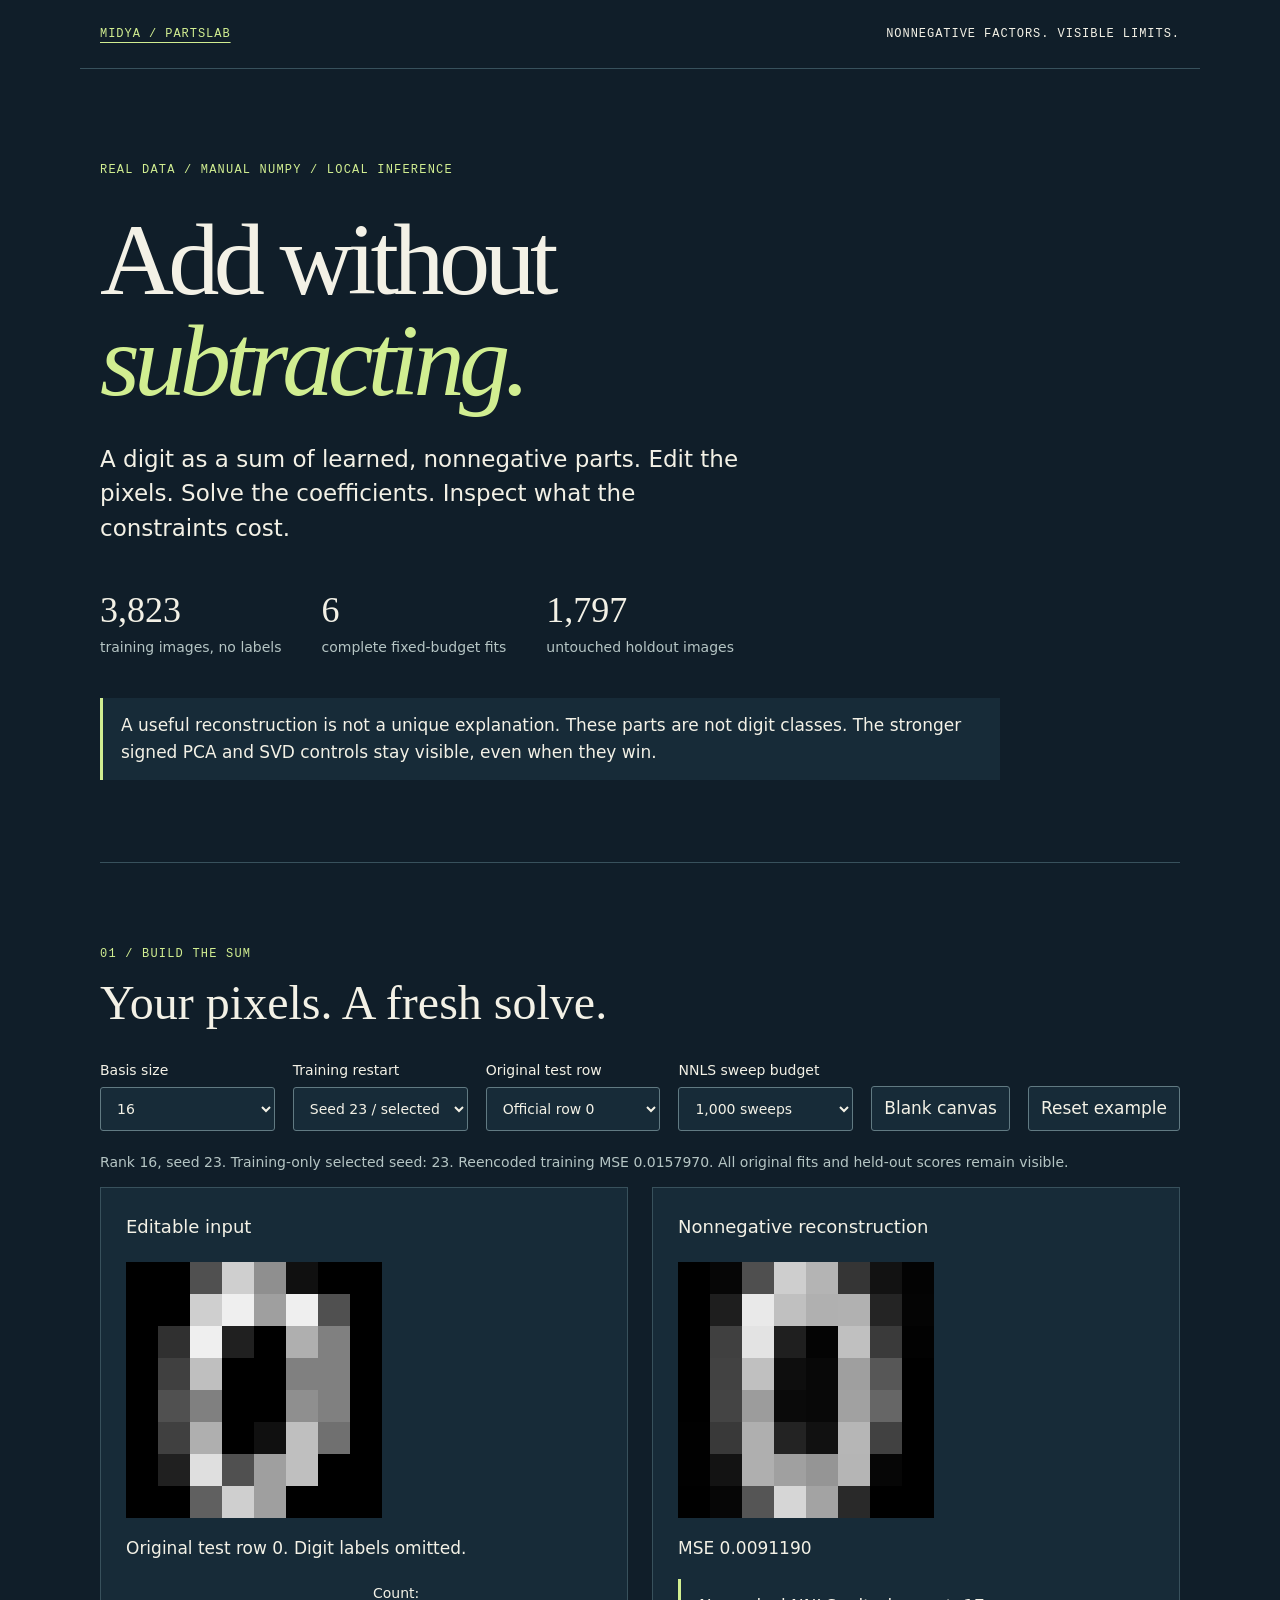
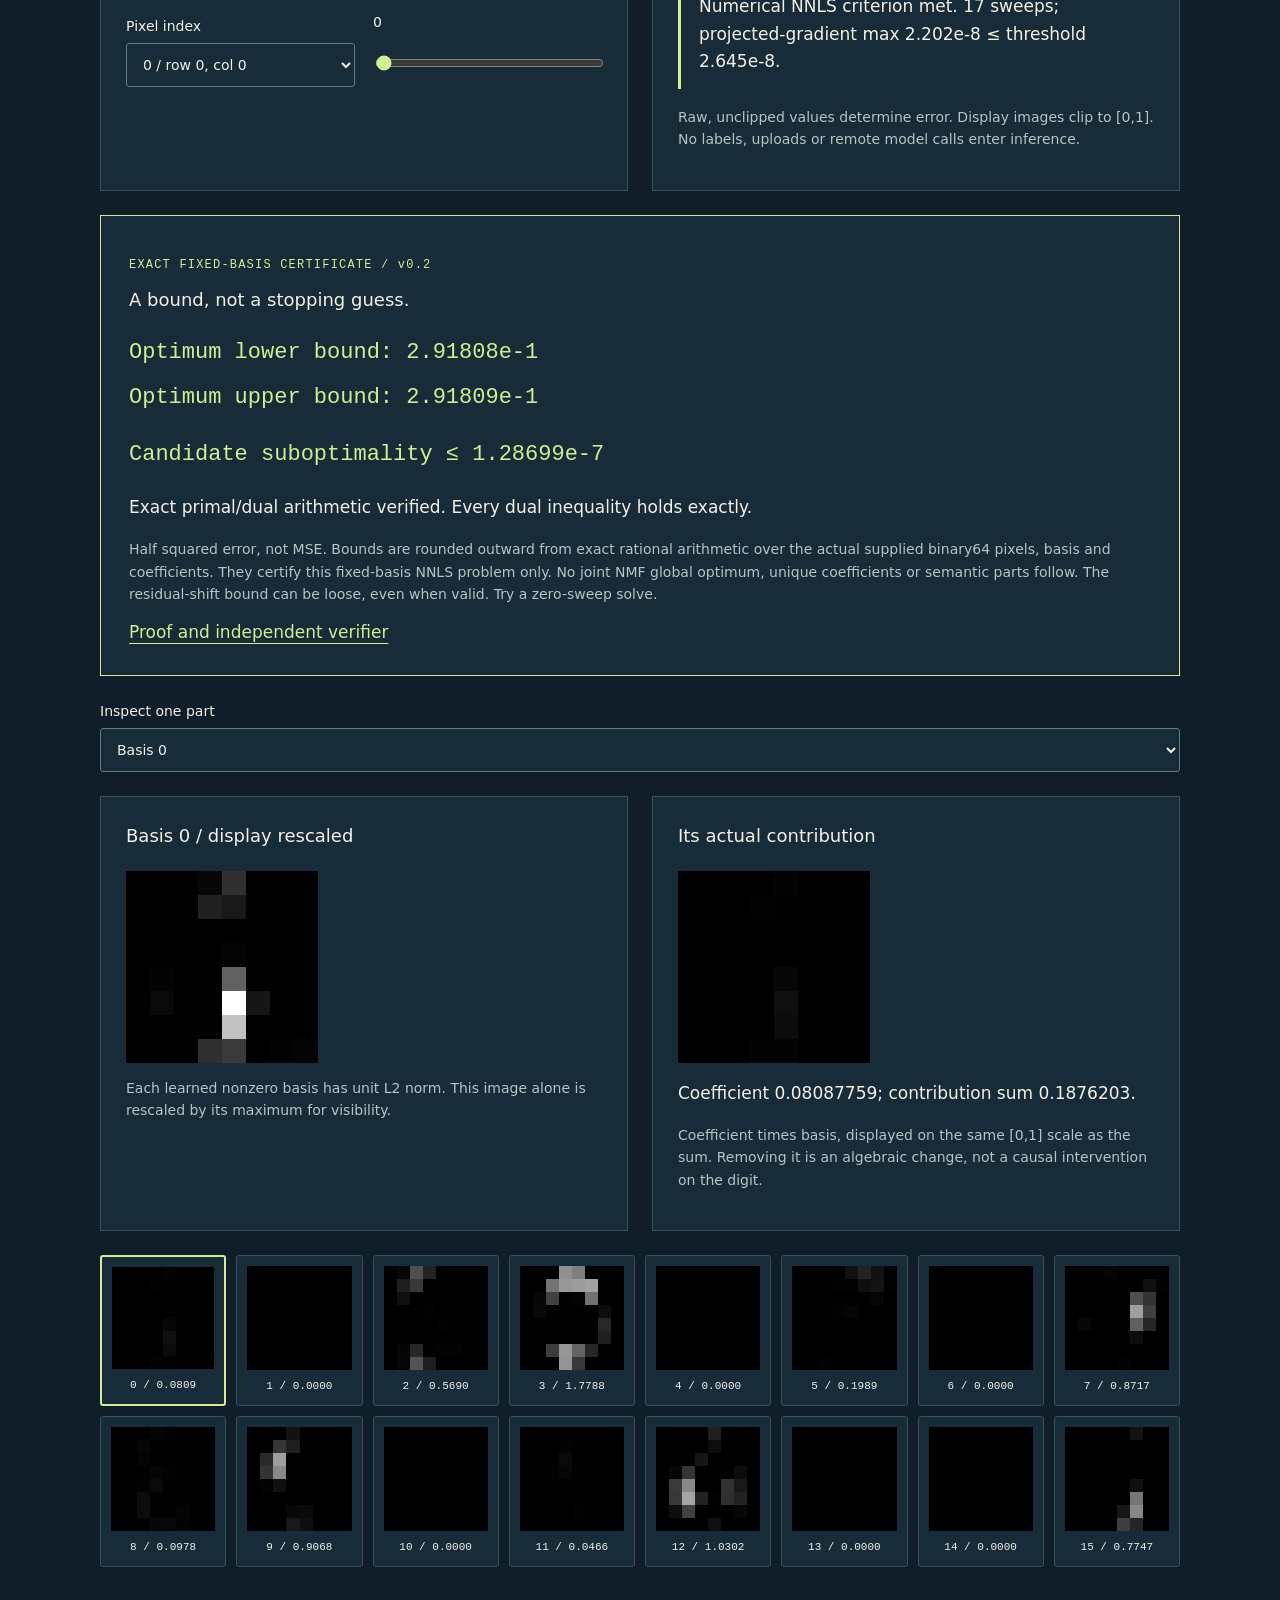
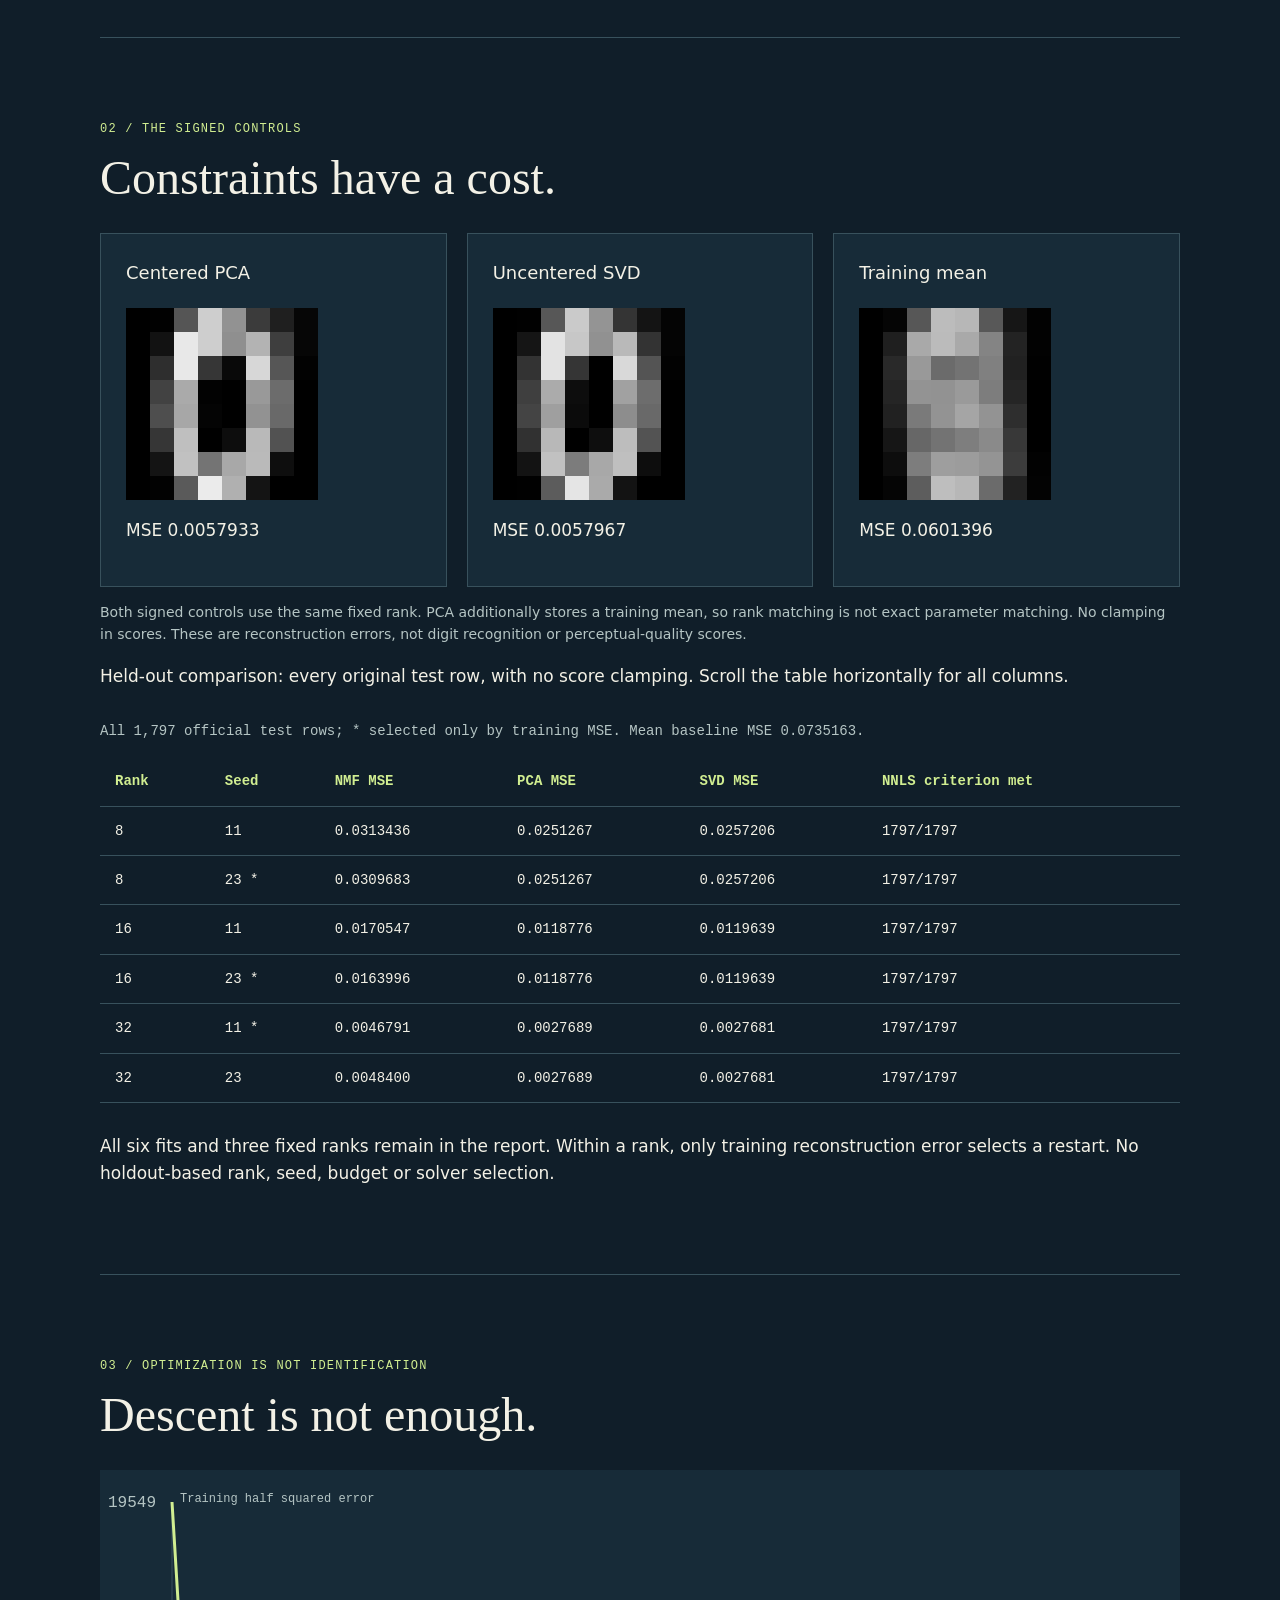
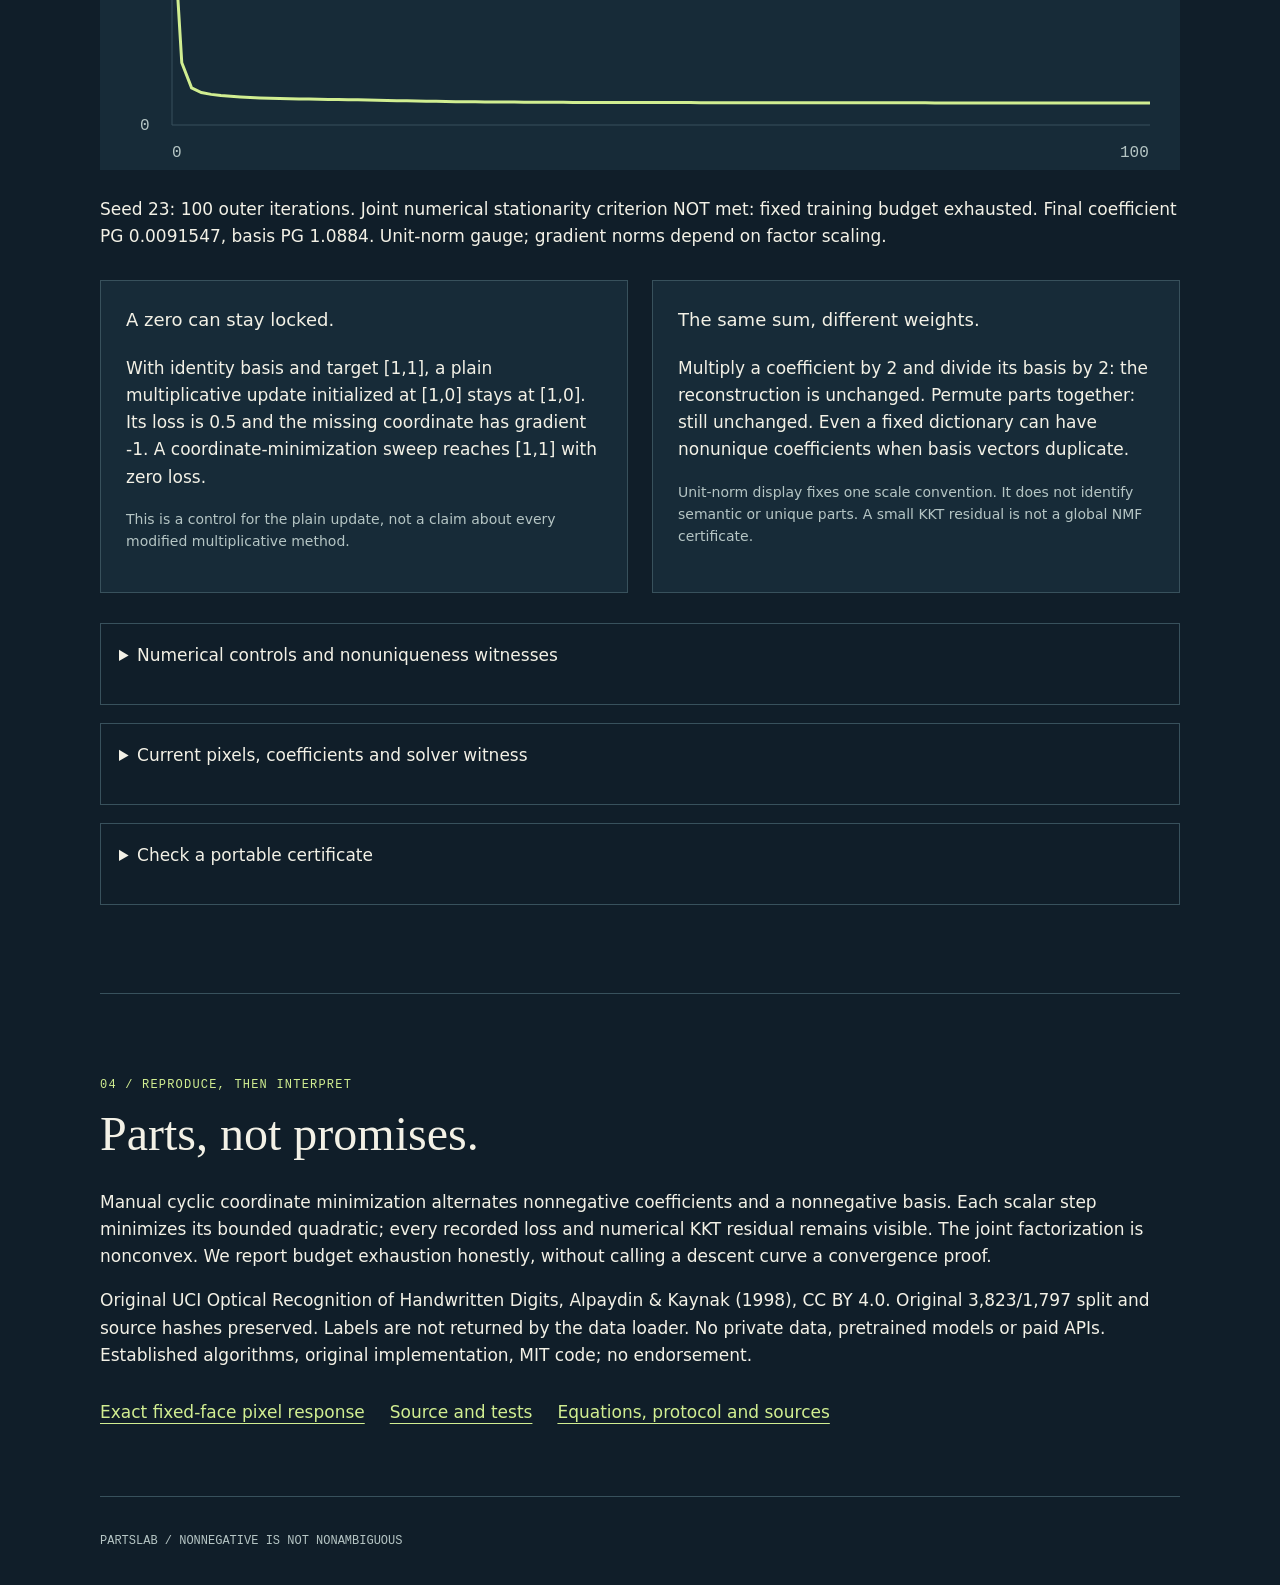
<file: docs/index.html>
<!doctype html><html lang="en"><head><meta charset="utf-8"><meta name="viewport" content="width=device-width,initial-scale=1"><title>PartsLab / Add without subtracting</title><link rel="stylesheet" href="style.css"></head><body><header><a href="https://github.com/midya8/partslab">MIDYA / PARTSLAB</a><span>NONNEGATIVE FACTORS. VISIBLE LIMITS.</span></header><main><section class="hero"><p class="eyebrow">REAL DATA / MANUAL NUMPY / LOCAL INFERENCE</p><h1>Add without<br><em>subtracting.</em></h1><p class="intro">A digit as a sum of learned, nonnegative parts. Edit the pixels. Solve the coefficients. Inspect what the constraints cost.</p><div class="stats"><div><strong>3,823</strong><span>training images, no labels</span></div><div><strong>6</strong><span>complete fixed-budget fits</span></div><div><strong>1,797</strong><span>untouched holdout images</span></div></div><p class="notice">A useful reconstruction is not a unique explanation. These parts are not digit classes. The stronger signed PCA and SVD controls stay visible, even when they win.</p></section>
<section><div class="heading"><p class="eyebrow">01 / BUILD THE SUM</p><h2>Your pixels. A fresh solve.</h2></div><div class="controls"><label>Basis size<select id="rank"><option>8</option><option selected>16</option><option>32</option></select></label><label>Training restart<select id="run"></select></label><label>Original test row<select id="row"></select></label><label>NNLS sweep budget<select id="budget"><option value="0">0 / unfinished control</option><option value="1">1 sweep</option><option value="5">5 sweeps</option><option value="1000" selected>1,000 sweeps</option></select></label><button id="blank">Blank canvas</button><button id="reset">Reset example</button></div><p id="selection" class="small"></p><div class="workspace"><article><h3>Editable input</h3><canvas id="input" width="256" height="256" tabindex="0" role="img" aria-label="Editable 8 by 8 digit; click a pixel or use pixel index and count below"></canvas><p id="source"></p><div class="controls"><label>Pixel index<select id="pixel"></select></label><label>Count: <output id="value-label"></output><input id="value" type="range" min="0" max="16" step="1"></label></div></article><article><h3>Nonnegative reconstruction</h3><canvas id="reconstruction" width="256" height="256" aria-label="Sum of all nonnegative basis contributions"></canvas><p id="mse"></p><p id="solve" class="notice"></p><p class="small">Raw, unclipped values determine error. Display images clip to [0,1]. No labels, uploads or remote model calls enter inference.</p></article></div><article class="certificate-panel"><p class="eyebrow">EXACT FIXED-BASIS CERTIFICATE / v0.2</p><h3>A bound, not a stopping guess.</h3><div id="certificate-interval" class="certificate-number" role="status"></div><p id="certificate-gap" class="certificate-number"></p><p id="certificate-status"></p><p class="small">Half squared error, not MSE. Bounds are rounded outward from exact rational arithmetic over the actual supplied binary64 pixels, basis and coefficients. They certify this fixed-basis NNLS problem only. No joint NMF global optimum, unique coefficients or semantic parts follow. The residual-shift bound can be loose, even when valid. Try a zero-sweep solve.</p><a href="https://github.com/midya8/partslab/blob/main/CERTIFICATE.md">Proof and independent verifier</a></article><div class="controls"><label>Inspect one part<select id="part"></select></label></div><div class="workspace part-focus"><article><h3 id="part-name">Basis vector</h3><canvas id="basis" width="192" height="192" aria-label="Selected basis vector, display rescaled"></canvas><p class="small">Each learned nonzero basis has unit L2 norm. This image alone is rescaled by its maximum for visibility.</p></article><article><h3>Its actual contribution</h3><canvas id="contribution" width="192" height="192" aria-label="Selected coefficient times basis, common image scale"></canvas><p id="coefficient"></p><p class="small">Coefficient times basis, displayed on the same [0,1] scale as the sum. Removing it is an algebraic change, not a causal intervention on the digit.</p></article></div><div id="parts" class="parts-grid"></div></section>
<section><div class="heading"><p class="eyebrow">02 / THE SIGNED CONTROLS</p><h2>Constraints have a cost.</h2></div><div class="baseline-grid"><article><h3>Centered PCA</h3><canvas id="pca" width="192" height="192" aria-label="Centered PCA reconstruction"></canvas><p id="pca-error"></p></article><article><h3>Uncentered SVD</h3><canvas id="svd" width="192" height="192" aria-label="Uncentered rank matched SVD reconstruction"></canvas><p id="svd-error"></p></article><article><h3>Training mean</h3><canvas id="mean" width="192" height="192" aria-label="Training pixel mean"></canvas><p id="mean-error"></p></article></div><p class="small">Both signed controls use the same fixed rank. PCA additionally stores a training mean, so rank matching is not exact parameter matching. No clamping in scores. These are reconstruction errors, not digit recognition or perceptual-quality scores.</p><p>Held-out comparison: every original test row, with no score clamping. Scroll the table horizontally for all columns.</p><div class="table-scroll"><table id="holdout"></table></div><p>All six fits and three fixed ranks remain in the report. Within a rank, only training reconstruction error selects a restart. No holdout-based rank, seed, budget or solver selection.</p></section>
<section><div class="heading"><p class="eyebrow">03 / OPTIMIZATION IS NOT IDENTIFICATION</p><h2>Descent is not enough.</h2></div><canvas id="history" width="1000" height="320" aria-label="Training half squared error over every outer iteration"></canvas><p id="fit-status"></p><div class="limits-grid"><article><h3>A zero can stay locked.</h3><p>With identity basis and target [1,1], a plain multiplicative update initialized at [1,0] stays at [1,0]. Its loss is 0.5 and the missing coordinate has gradient -1. A coordinate-minimization sweep reaches [1,1] with zero loss.</p><p class="small">This is a control for the plain update, not a claim about every modified multiplicative method.</p></article><article><h3>The same sum, different weights.</h3><p>Multiply a coefficient by 2 and divide its basis by 2: the reconstruction is unchanged. Permute parts together: still unchanged. Even a fixed dictionary can have nonunique coefficients when basis vectors duplicate.</p><p class="small">Unit-norm display fixes one scale convention. It does not identify semantic or unique parts. A small KKT residual is not a global NMF certificate.</p></article></div><details><summary>Numerical controls and nonuniqueness witnesses</summary><pre id="audit"></pre></details><details><summary>Current pixels, coefficients and solver witness</summary><div class="controls"><button id="copy">Copy JSON</button><button id="download">Download JSON</button><span id="copy-status" role="status"></span></div><pre id="witness"></pre></details><details><summary>Check a portable certificate</summary><p>Paste the certificate object from a downloaded inference JSON. This checks only the problem inside that object, not its origin or model quality.</p><label for="verify-input">Certificate JSON</label><textarea id="verify-input" rows="5" spellcheck="false"></textarea><button id="verify-proof">Verify pasted proof</button><p id="verify-result" role="status"></p></details><p id="error" role="alert" hidden></p></section>
<section class="method"><p class="eyebrow">04 / REPRODUCE, THEN INTERPRET</p><h2>Parts, not promises.</h2><p>Manual cyclic coordinate minimization alternates nonnegative coefficients and a nonnegative basis. Each scalar step minimizes its bounded quadratic; every recorded loss and numerical KKT residual remains visible. The joint factorization is nonconvex. We report budget exhaustion honestly, without calling a descent curve a convergence proof.</p><p>Original UCI Optical Recognition of Handwritten Digits, Alpaydin &amp; Kaynak (1998), CC BY 4.0. Original 3,823/1,797 split and source hashes preserved. Labels are not returned by the data loader. No private data, pretrained models or paid APIs. Established algorithms, original implementation, MIT code; no endorsement.</p><nav><a href="face.html">Exact fixed-face pixel response</a><a href="https://github.com/midya8/partslab">Source and tests</a><a href="https://github.com/midya8/partslab/blob/main/METHOD.md">Equations, protocol and sources</a></nav></section></main><footer>PARTSLAB / NONNEGATIVE IS NOT NONAMBIGUOUS</footer><script src="data.js"></script><script src="inference.js"></script><script src="certificate.js"></script><script src="app.js"></script></body></html>
</file>
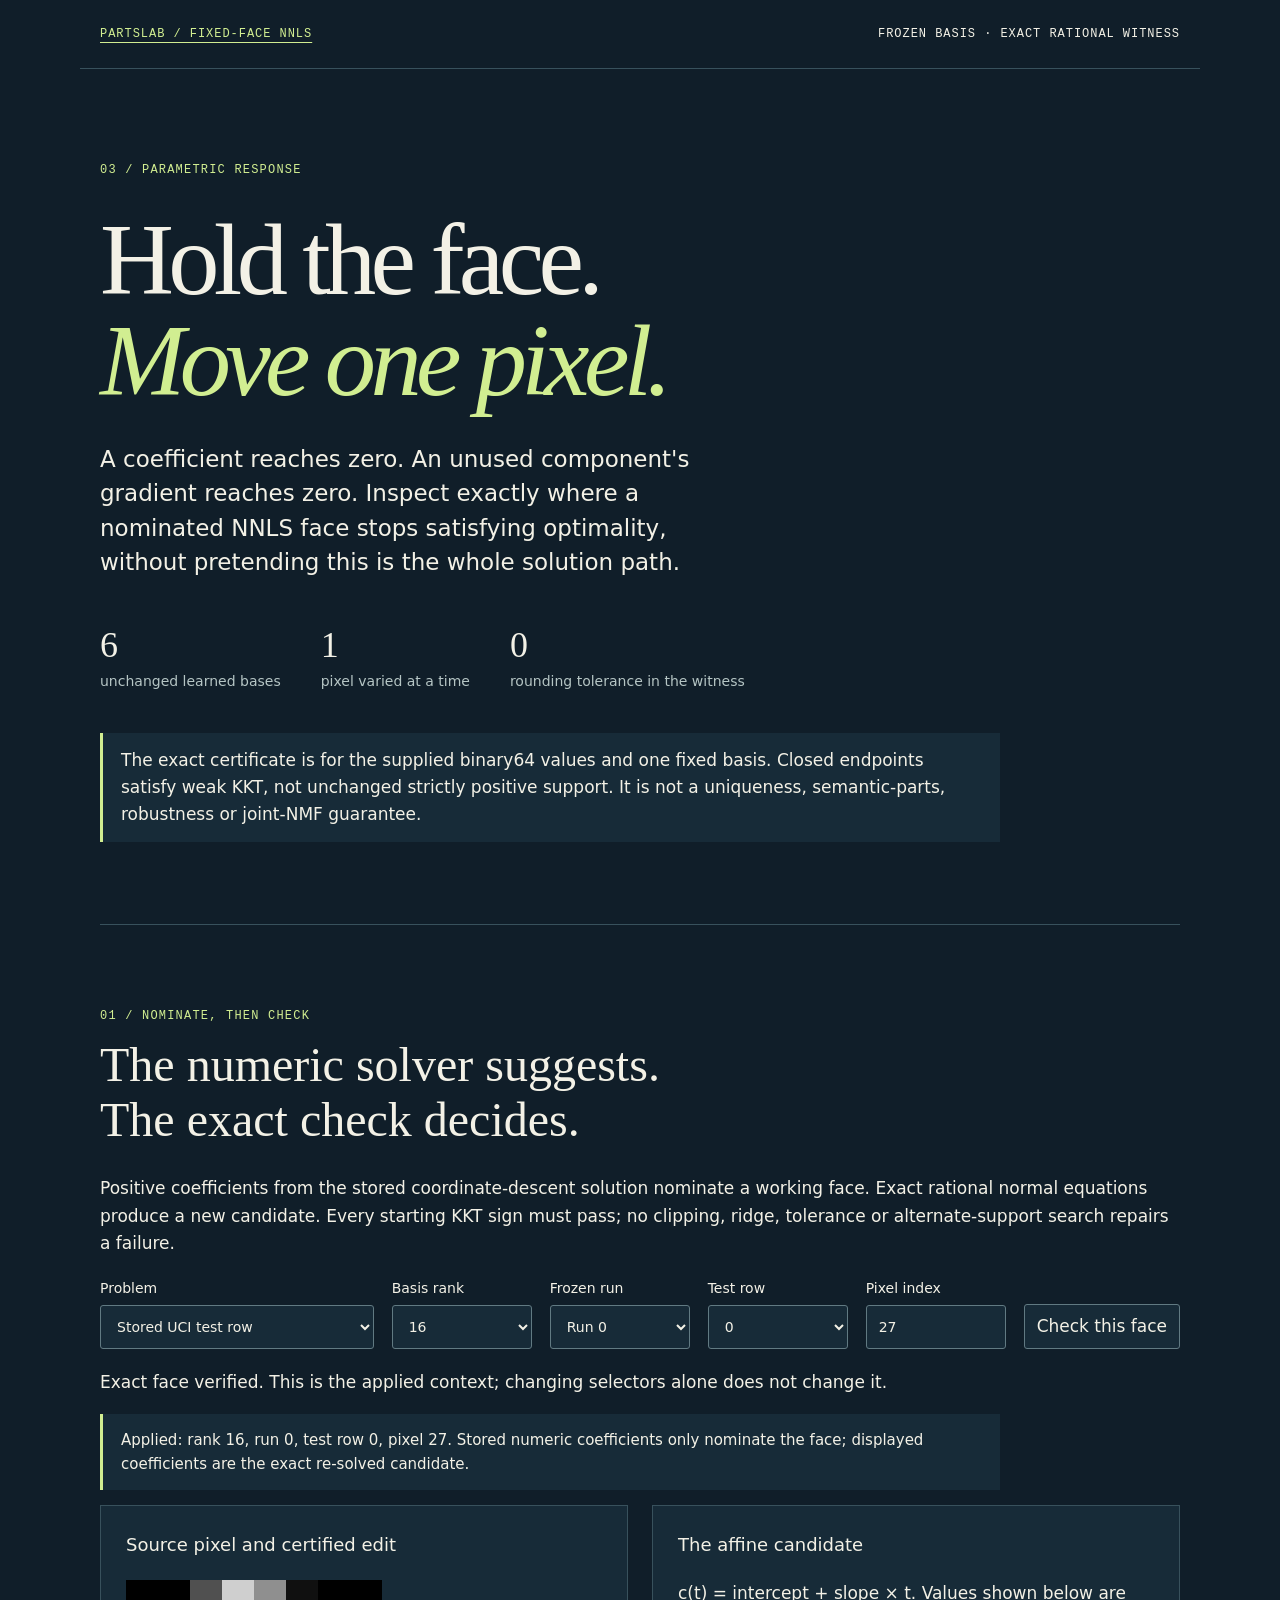
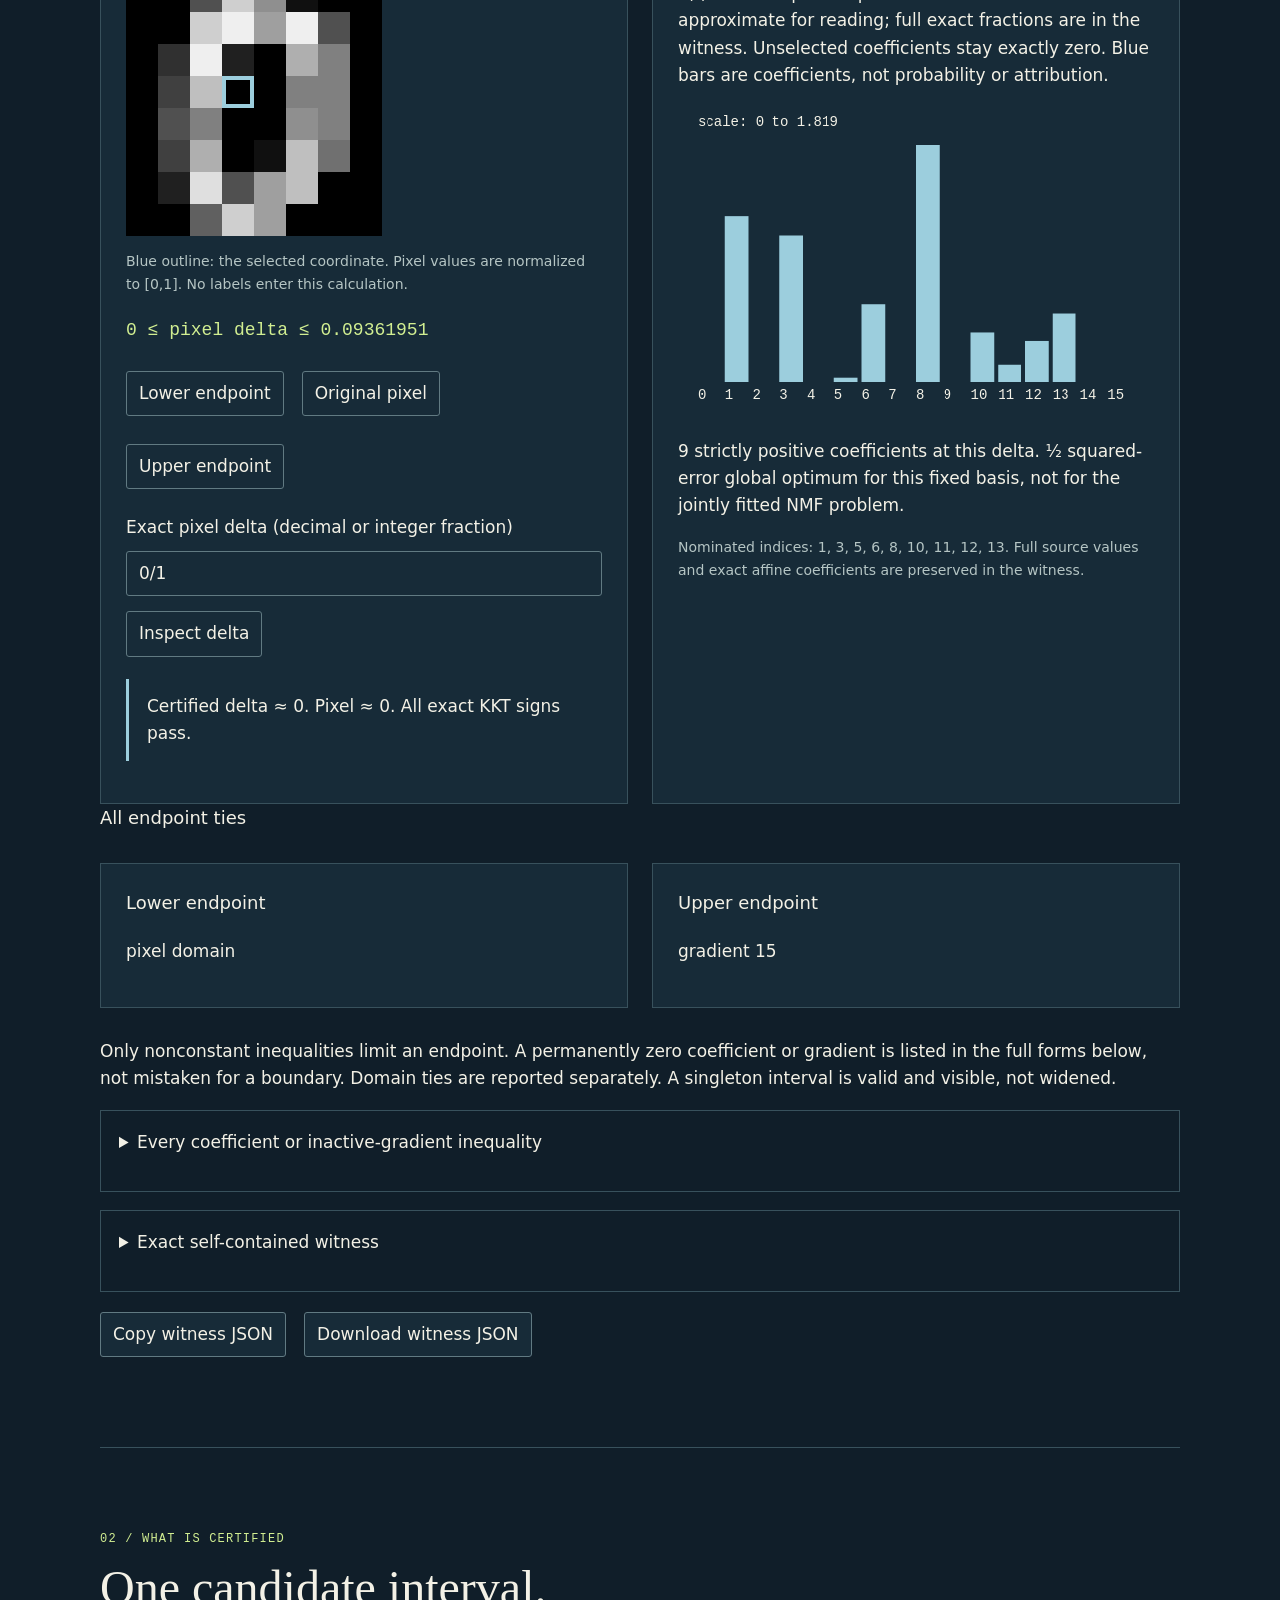
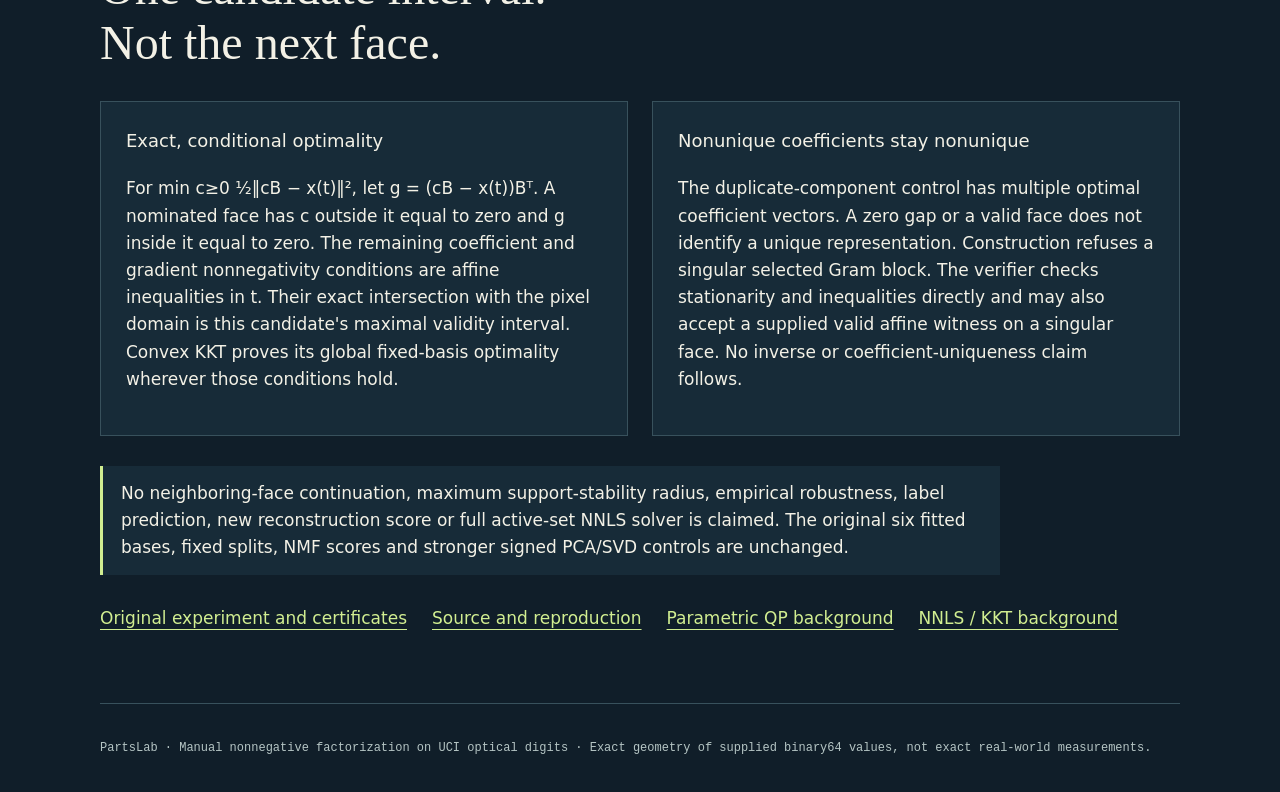
<file: docs/4-face.html>
<!doctype html><html lang="en"><head><meta charset="utf-8"><meta name="viewport" content="width=device-width,initial-scale=1"><meta name="description" content="Exact fixed-face NNLS response: move one pixel, inspect affine coefficients, and find every limiting KKT constraint."><title>PartsLab · One face, one pixel</title><link rel="stylesheet" href="style.css"><link rel="stylesheet" href="face.css"></head><body>
<header><a href="index.html">PARTSLAB / FIXED-FACE NNLS</a><span>FROZEN BASIS · EXACT RATIONAL WITNESS</span></header><main>
<section class="hero"><p class="eyebrow">03 / PARAMETRIC RESPONSE</p><h1>Hold the face.<br><em>Move one pixel.</em></h1><p class="intro">A coefficient reaches zero. An unused component's gradient reaches zero. Inspect exactly where a nominated NNLS face stops satisfying optimality, without pretending this is the whole solution path.</p><div class="stats"><div><strong>6</strong><span>unchanged learned bases</span></div><div><strong>1</strong><span>pixel varied at a time</span></div><div><strong>0</strong><span>rounding tolerance in the witness</span></div></div><p class="notice">The exact certificate is for the supplied binary64 values and one fixed basis. Closed endpoints satisfy weak KKT, not unchanged strictly positive support. It is not a uniqueness, semantic-parts, robustness or joint-NMF guarantee.</p></section>
<section><p class="eyebrow">01 / NOMINATE, THEN CHECK</p><h2>The numeric solver suggests.<br>The exact check decides.</h2><p>Positive coefficients from the stored coordinate-descent solution nominate a working face. Exact rational normal equations produce a new candidate. Every starting KKT sign must pass; no clipping, ridge, tolerance or alternate-support search repairs a failure.</p>
<div class="controls"><label>Problem<select id="problem"><option value="source">Stored UCI test row</option><option value="0">Control: unused gradient binds</option><option value="1">Control: singleton empty face</option><option value="2">Control: duplicate components</option><option value="3">Control: tied domain and coefficient</option></select></label><label>Basis rank<select id="rank"><option>8</option><option selected>16</option><option>32</option></select></label><label>Frozen run<select id="run"><option value="0">Run 0</option><option value="1">Run 1</option></select></label><label>Test row<select id="row"></select></label><label>Pixel index<input id="pixel" type="number" value="27" min="0" max="63" step="1"></label><button id="apply">Check this face</button></div>
<p id="status" role="status" aria-live="polite">Preparing the exact worker...</p><p id="error" role="alert"></p>
<div id="result" hidden><p id="context" class="notice"></p><div class="face-workspace"><article><h3>Source pixel and certified edit</h3><canvas id="digit" width="256" height="256" aria-label="Source pixel grid with selected pixel outlined"></canvas><p class="small">Blue outline: the selected coordinate. Pixel values are normalized to [0,1]. No labels enter this calculation.</p><div id="bounds" class="face-bounds"></div><div class="controls"><button id="lower">Lower endpoint</button><button id="zero">Original pixel</button><button id="upper">Upper endpoint</button></div><label for="delta">Exact pixel delta (decimal or integer fraction)</label><input id="delta" value="0" maxlength="100" spellcheck="false"><button id="query">Inspect delta</button><p id="query-error" role="alert"></p><p id="query-status" class="notice"></p></article><article><h3>The affine candidate</h3><p>c(t) = intercept + slope × t. Values shown below are approximate for reading; full exact fractions are in the witness. Unselected coefficients stay exactly zero. Blue bars are coefficients, not probability or attribution.</p><canvas id="coefficients" width="520" height="320" aria-label="Nonnegative coefficients by component index at the last certified delta"></canvas><p id="query-summary"></p><p id="face-summary" class="small"></p></article></div>
<h3>All endpoint ties</h3><div class="limits-grid"><article><h3>Lower endpoint</h3><p id="lower-limits"></p></article><article><h3>Upper endpoint</h3><p id="upper-limits"></p></article></div><p>Only nonconstant inequalities limit an endpoint. A permanently zero coefficient or gradient is listed in the full forms below, not mistaken for a boundary. Domain ties are reported separately. A singleton interval is valid and visible, not widened.</p>
<details><summary>Every coefficient or inactive-gradient inequality</summary><p>Every form is intercept + slope × t ≥ 0. Selected gradients are identically zero by exact stationarity.</p><div id="forms" class="form-list"></div></details><details><summary>Exact self-contained witness</summary><p>Large integers are decimal strings. This mathematical verifier does not authenticate the problem's origin. A valid imported witness can describe a different problem.</p><pre id="witness"></pre></details><div class="controls"><button id="copy">Copy witness JSON</button><button id="download">Download witness JSON</button></div><p id="export-status" role="status"></p></div></section>
<section><p class="eyebrow">02 / WHAT IS CERTIFIED</p><h2>One candidate interval.<br>Not the next face.</h2><div class="limits-grid"><article><h3>Exact, conditional optimality</h3><p>For min c≥0 ½‖cB − x(t)‖², let g = (cB − x(t))Bᵀ. A nominated face has c outside it equal to zero and g inside it equal to zero. The remaining coefficient and gradient nonnegativity conditions are affine inequalities in t. Their exact intersection with the pixel domain is this candidate's maximal validity interval. Convex KKT proves its global fixed-basis optimality wherever those conditions hold.</p></article><article><h3>Nonunique coefficients stay nonunique</h3><p>The duplicate-component control has multiple optimal coefficient vectors. A zero gap or a valid face does not identify a unique representation. Construction refuses a singular selected Gram block. The verifier checks stationarity and inequalities directly and may also accept a supplied valid affine witness on a singular face. No inverse or coefficient-uniqueness claim follows.</p></article></div><p class="notice">No neighboring-face continuation, maximum support-stability radius, empirical robustness, label prediction, new reconstruction score or full active-set NNLS solver is claimed. The original six fitted bases, fixed splits, NMF scores and stronger signed PCA/SVD controls are unchanged.</p><nav><a href="index.html">Original experiment and certificates</a><a href="https://github.com/midya8/partslab">Source and reproduction</a><a href="https://www.numerical.rl.ac.uk/media/reports/gNAGIR20042.pdf">Parametric QP background</a><a href="https://docs.scipy.org/doc/scipy/reference/generated/scipy.optimize.nnls.html">NNLS / KKT background</a></nav></section>
</main><footer>PartsLab · Manual nonnegative factorization on UCI optical digits · Exact geometry of supplied binary64 values, not exact real-world measurements.</footer><script src="certificate.js"></script><script src="face.js"></script><script src="face-app.js"></script></body></html>
</file>
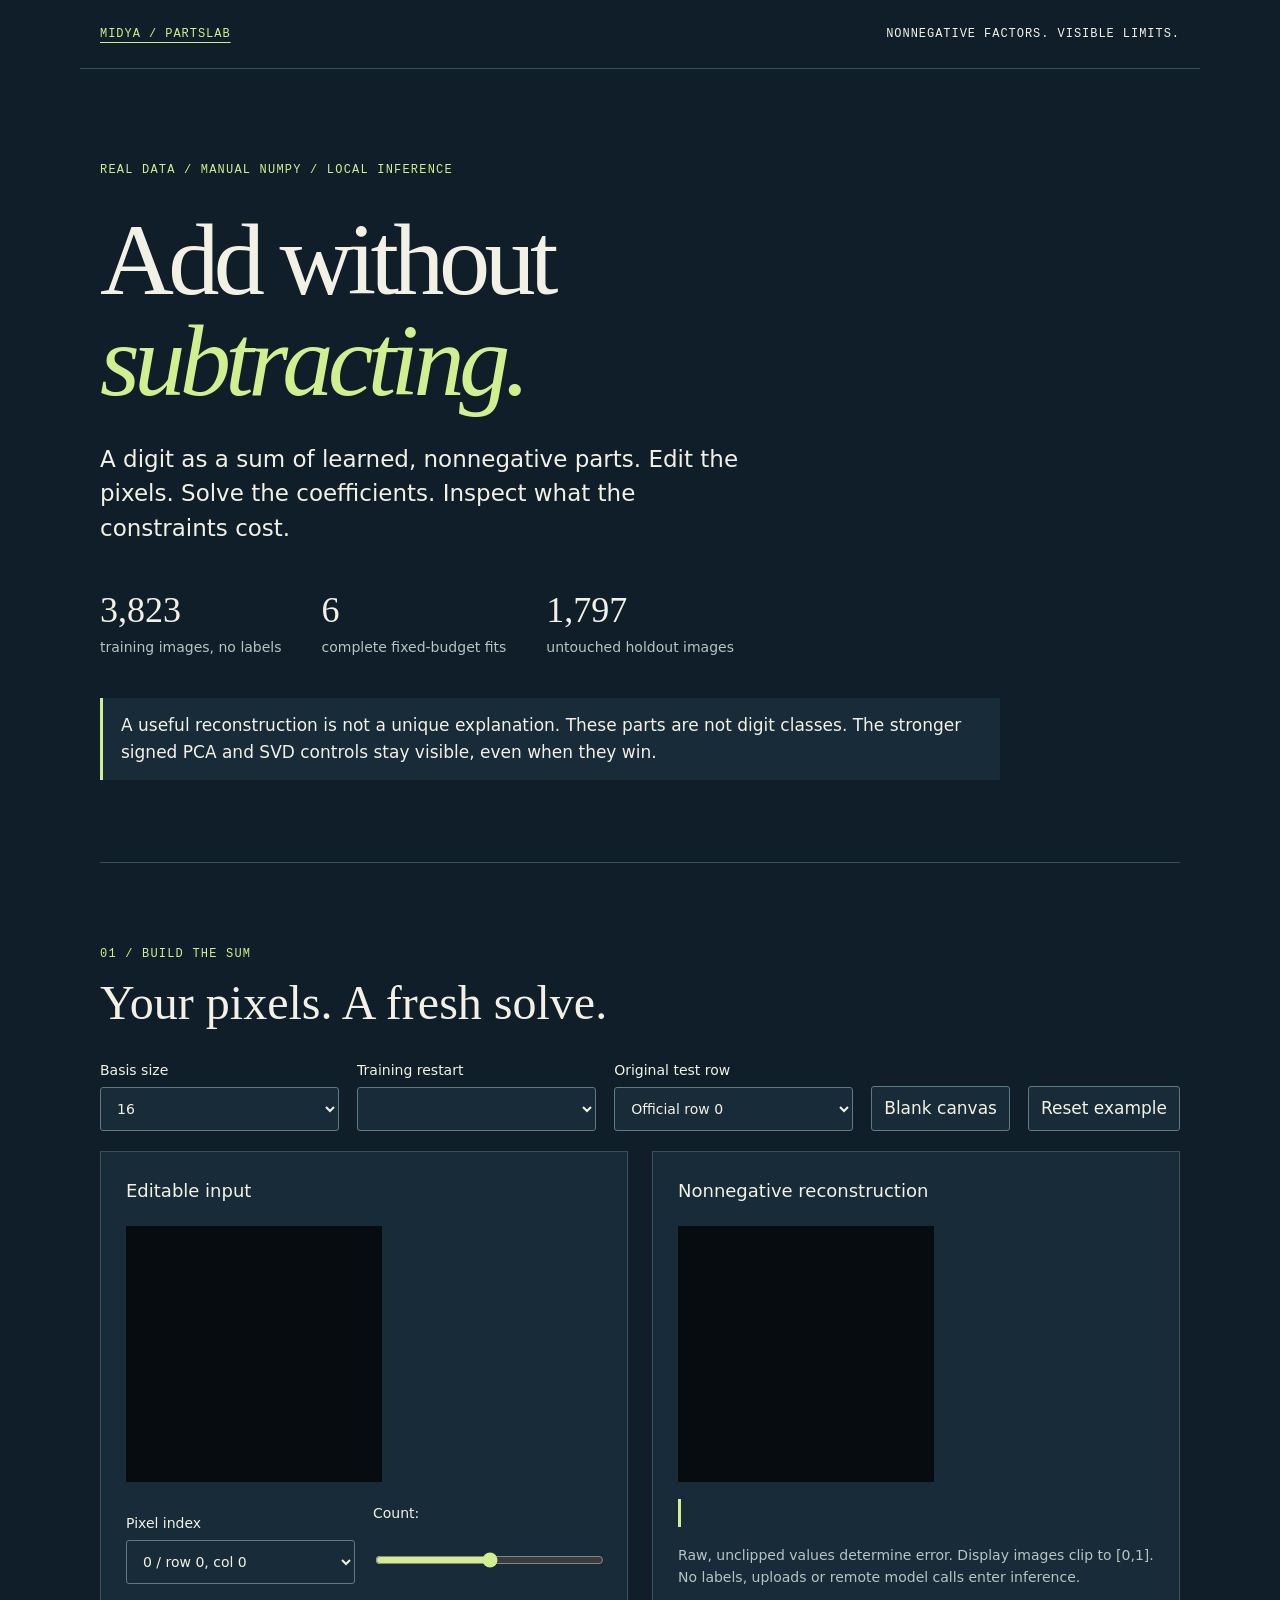
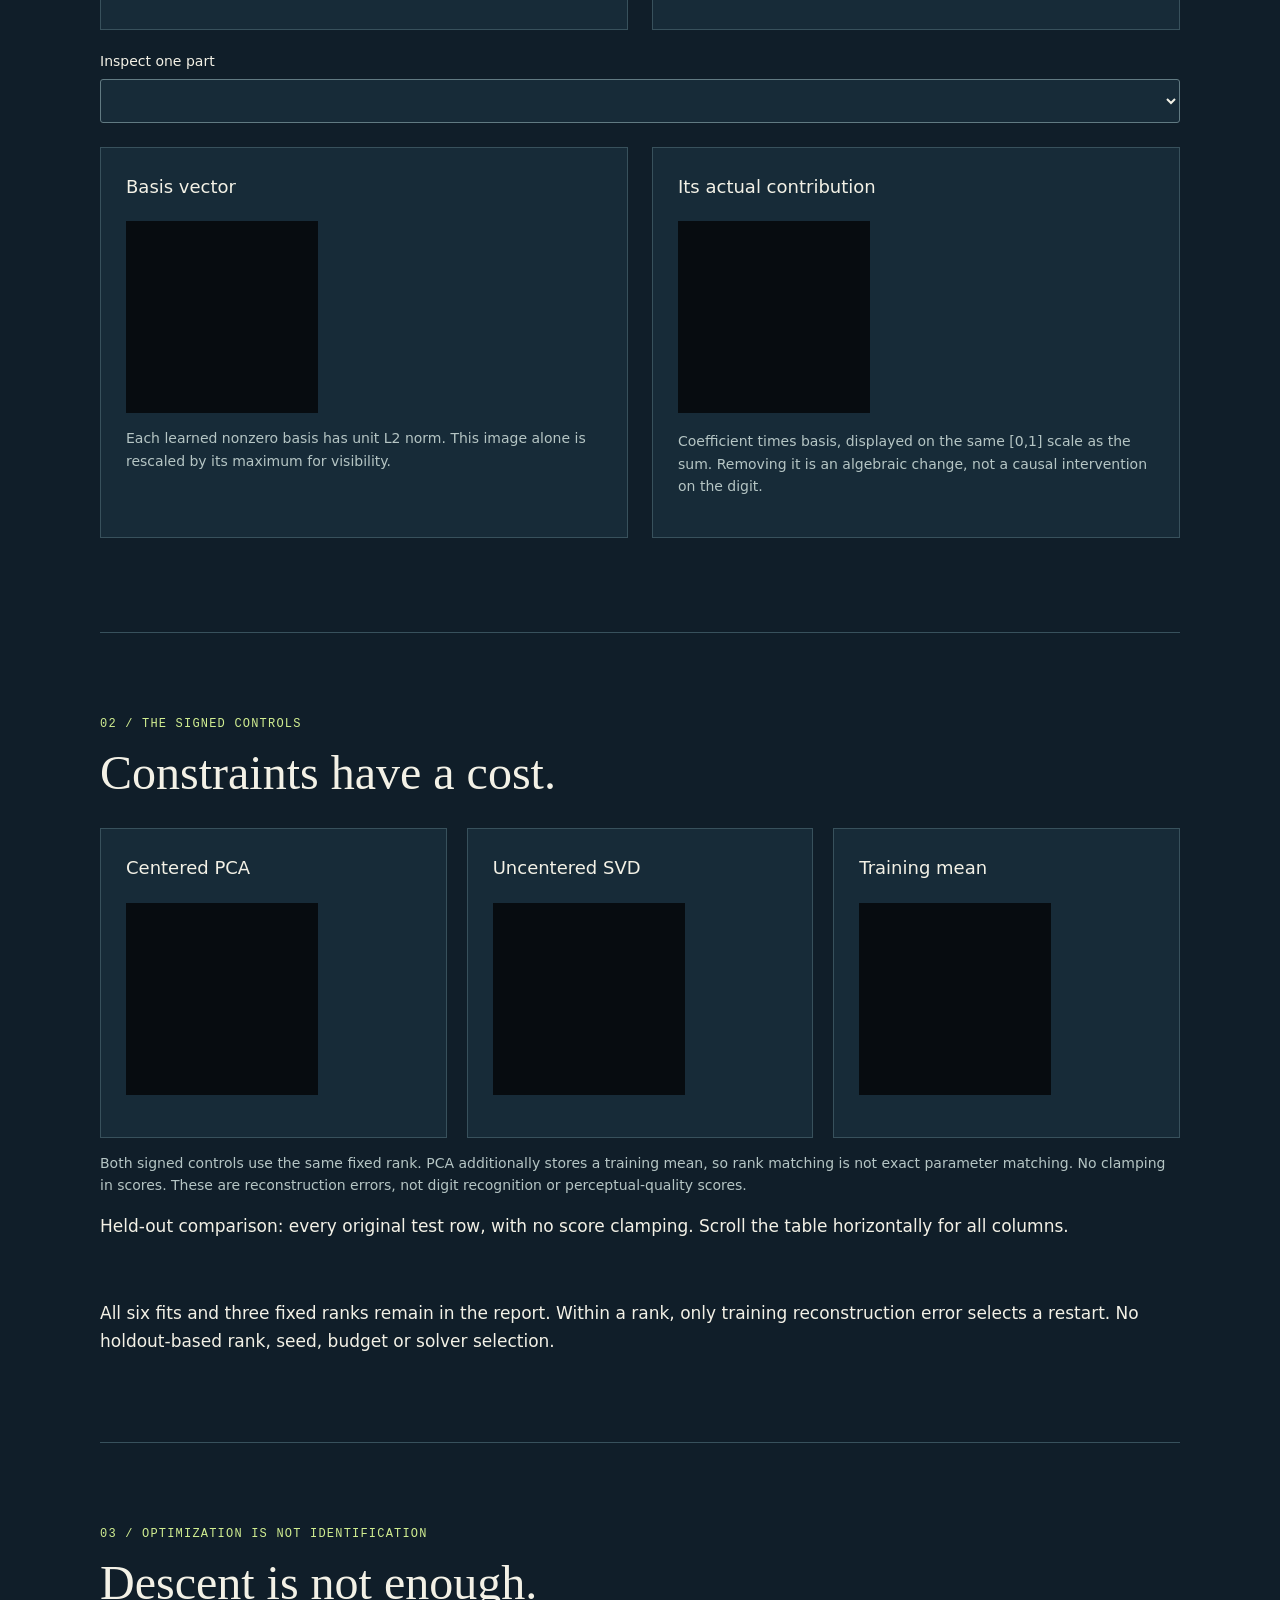
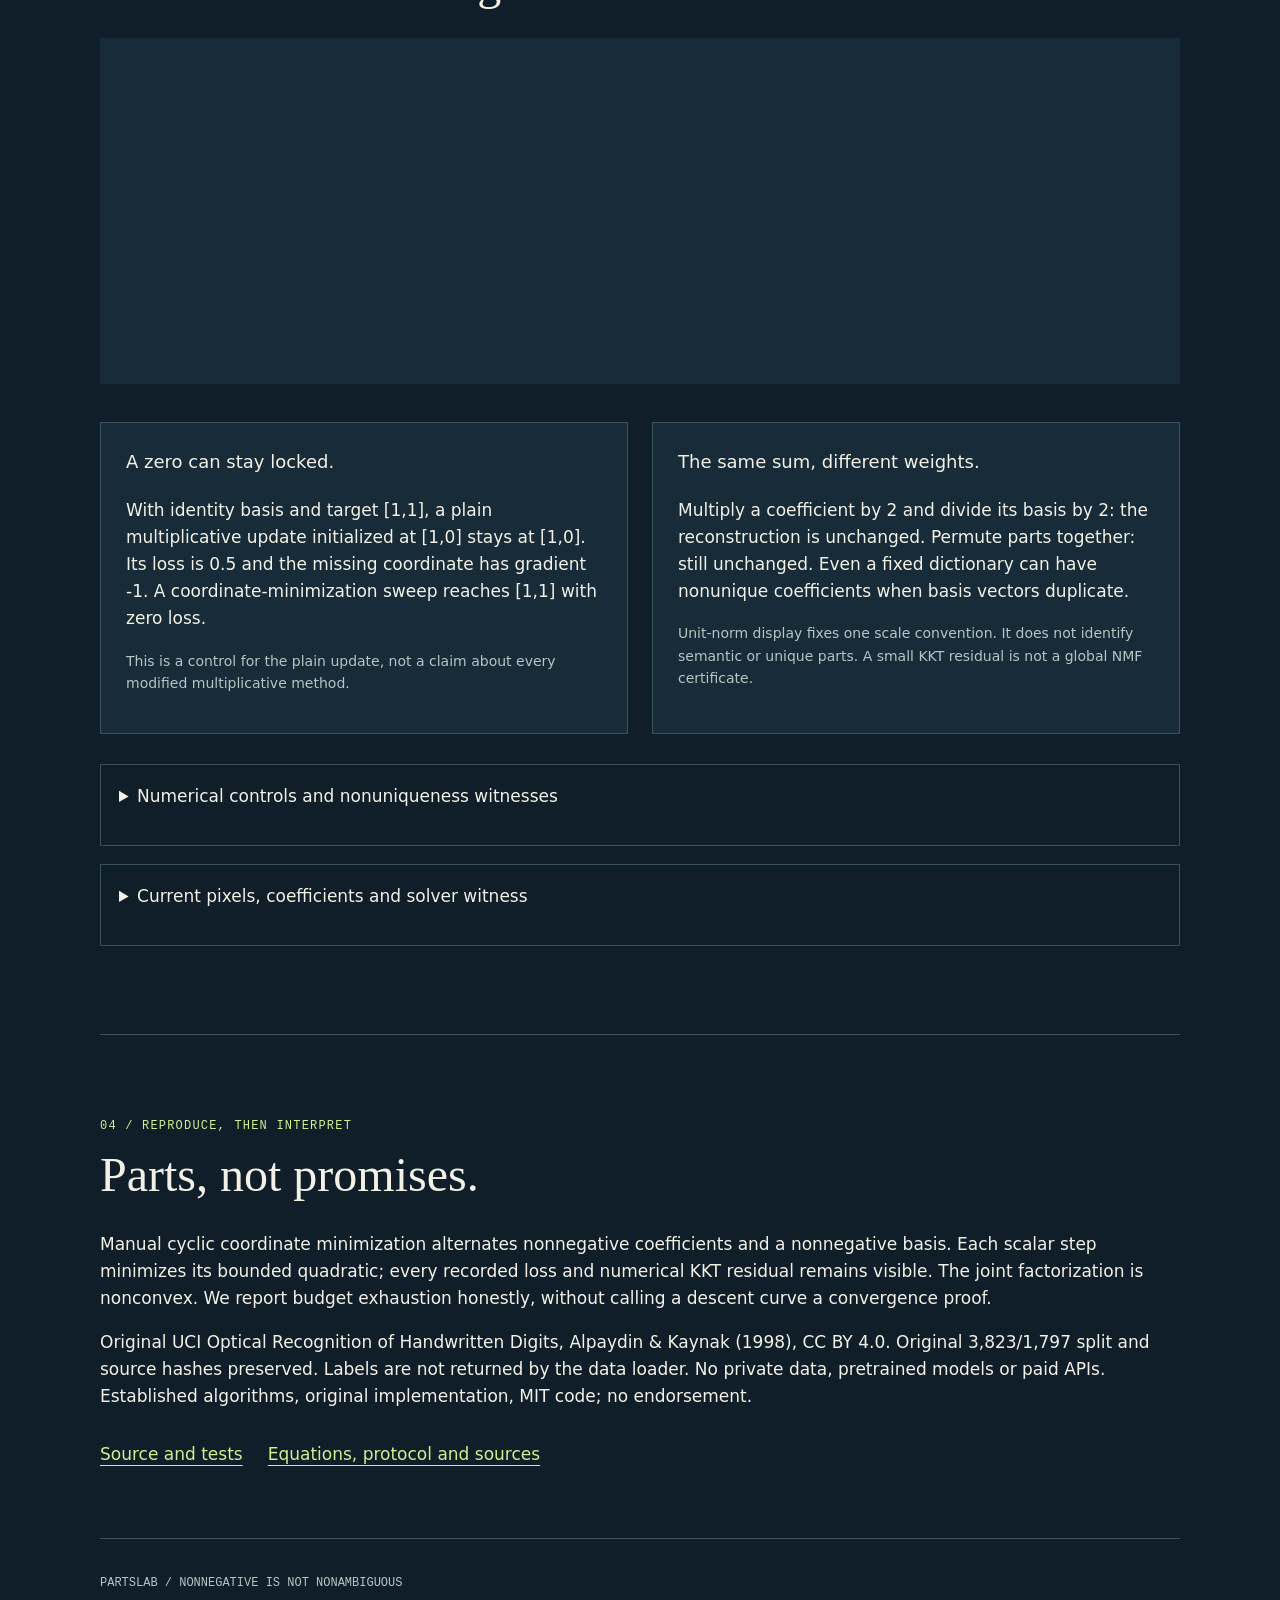
<file: docs/8-index.html>
<!doctype html><html lang="en"><head><meta charset="utf-8"><meta name="viewport" content="width=device-width,initial-scale=1"><title>PartsLab / Add without subtracting</title><link rel="stylesheet" href="style.css"></head><body><header><a href="https://github.com/midya8/partslab">MIDYA / PARTSLAB</a><span>NONNEGATIVE FACTORS. VISIBLE LIMITS.</span></header><main><section class="hero"><p class="eyebrow">REAL DATA / MANUAL NUMPY / LOCAL INFERENCE</p><h1>Add without<br><em>subtracting.</em></h1><p class="intro">A digit as a sum of learned, nonnegative parts. Edit the pixels. Solve the coefficients. Inspect what the constraints cost.</p><div class="stats"><div><strong>3,823</strong><span>training images, no labels</span></div><div><strong>6</strong><span>complete fixed-budget fits</span></div><div><strong>1,797</strong><span>untouched holdout images</span></div></div><p class="notice">A useful reconstruction is not a unique explanation. These parts are not digit classes. The stronger signed PCA and SVD controls stay visible, even when they win.</p></section>
<section><div class="heading"><p class="eyebrow">01 / BUILD THE SUM</p><h2>Your pixels. A fresh solve.</h2></div><div class="controls"><label>Basis size<select id="rank"><option>8</option><option selected>16</option><option>32</option></select></label><label>Training restart<select id="run"></select></label><label>Original test row<select id="row"></select></label><button id="blank">Blank canvas</button><button id="reset">Reset example</button></div><p id="selection" class="small"></p><div class="workspace"><article><h3>Editable input</h3><canvas id="input" width="256" height="256" tabindex="0" role="img" aria-label="Editable 8 by 8 digit; click a pixel or use pixel index and count below"></canvas><p id="source"></p><div class="controls"><label>Pixel index<select id="pixel"></select></label><label>Count: <output id="value-label"></output><input id="value" type="range" min="0" max="16" step="1"></label></div></article><article><h3>Nonnegative reconstruction</h3><canvas id="reconstruction" width="256" height="256" aria-label="Sum of all nonnegative basis contributions"></canvas><p id="mse"></p><p id="solve" class="notice"></p><p class="small">Raw, unclipped values determine error. Display images clip to [0,1]. No labels, uploads or remote model calls enter inference.</p></article></div><div class="controls"><label>Inspect one part<select id="part"></select></label></div><div class="workspace part-focus"><article><h3 id="part-name">Basis vector</h3><canvas id="basis" width="192" height="192" aria-label="Selected basis vector, display rescaled"></canvas><p class="small">Each learned nonzero basis has unit L2 norm. This image alone is rescaled by its maximum for visibility.</p></article><article><h3>Its actual contribution</h3><canvas id="contribution" width="192" height="192" aria-label="Selected coefficient times basis, common image scale"></canvas><p id="coefficient"></p><p class="small">Coefficient times basis, displayed on the same [0,1] scale as the sum. Removing it is an algebraic change, not a causal intervention on the digit.</p></article></div><div id="parts" class="parts-grid"></div></section>
<section><div class="heading"><p class="eyebrow">02 / THE SIGNED CONTROLS</p><h2>Constraints have a cost.</h2></div><div class="baseline-grid"><article><h3>Centered PCA</h3><canvas id="pca" width="192" height="192" aria-label="Centered PCA reconstruction"></canvas><p id="pca-error"></p></article><article><h3>Uncentered SVD</h3><canvas id="svd" width="192" height="192" aria-label="Uncentered rank matched SVD reconstruction"></canvas><p id="svd-error"></p></article><article><h3>Training mean</h3><canvas id="mean" width="192" height="192" aria-label="Training pixel mean"></canvas><p id="mean-error"></p></article></div><p class="small">Both signed controls use the same fixed rank. PCA additionally stores a training mean, so rank matching is not exact parameter matching. No clamping in scores. These are reconstruction errors, not digit recognition or perceptual-quality scores.</p><p>Held-out comparison: every original test row, with no score clamping. Scroll the table horizontally for all columns.</p><div class="table-scroll"><table id="holdout"></table></div><p>All six fits and three fixed ranks remain in the report. Within a rank, only training reconstruction error selects a restart. No holdout-based rank, seed, budget or solver selection.</p></section>
<section><div class="heading"><p class="eyebrow">03 / OPTIMIZATION IS NOT IDENTIFICATION</p><h2>Descent is not enough.</h2></div><canvas id="history" width="1000" height="320" aria-label="Training half squared error over every outer iteration"></canvas><p id="fit-status"></p><div class="limits-grid"><article><h3>A zero can stay locked.</h3><p>With identity basis and target [1,1], a plain multiplicative update initialized at [1,0] stays at [1,0]. Its loss is 0.5 and the missing coordinate has gradient -1. A coordinate-minimization sweep reaches [1,1] with zero loss.</p><p class="small">This is a control for the plain update, not a claim about every modified multiplicative method.</p></article><article><h3>The same sum, different weights.</h3><p>Multiply a coefficient by 2 and divide its basis by 2: the reconstruction is unchanged. Permute parts together: still unchanged. Even a fixed dictionary can have nonunique coefficients when basis vectors duplicate.</p><p class="small">Unit-norm display fixes one scale convention. It does not identify semantic or unique parts. A small KKT residual is not a global NMF certificate.</p></article></div><details><summary>Numerical controls and nonuniqueness witnesses</summary><pre id="audit"></pre></details><details><summary>Current pixels, coefficients and solver witness</summary><div class="controls"><button id="copy">Copy JSON</button><button id="download">Download JSON</button><span id="copy-status" role="status"></span></div><pre id="witness"></pre></details><p id="error" role="alert" hidden></p></section>
<section class="method"><p class="eyebrow">04 / REPRODUCE, THEN INTERPRET</p><h2>Parts, not promises.</h2><p>Manual cyclic coordinate minimization alternates nonnegative coefficients and a nonnegative basis. Each scalar step minimizes its bounded quadratic; every recorded loss and numerical KKT residual remains visible. The joint factorization is nonconvex. We report budget exhaustion honestly, without calling a descent curve a convergence proof.</p><p>Original UCI Optical Recognition of Handwritten Digits, Alpaydin &amp; Kaynak (1998), CC BY 4.0. Original 3,823/1,797 split and source hashes preserved. Labels are not returned by the data loader. No private data, pretrained models or paid APIs. Established algorithms, original implementation, MIT code; no endorsement.</p><nav><a href="https://github.com/midya8/partslab">Source and tests</a><a href="https://github.com/midya8/partslab/blob/main/METHOD.md">Equations, protocol and sources</a></nav></section></main><footer>PARTSLAB / NONNEGATIVE IS NOT NONAMBIGUOUS</footer><script src="data.js"></script><script src="inference.js"></script><script src="app.js"></script></body></html>
</file>
<file: docs/style.css>
:root{--bg:#101e29;--panel:#172b38;--text:#f3f1e6;--muted:#b5c5c4;--accent:#d1ee91;--line:#38515c;--blue:#9ccedd}*{box-sizing:border-box}body{margin:0;background:var(--bg);color:var(--text);font:17px/1.6 system-ui,sans-serif}header,main,footer{max-width:1120px;margin:auto}header{padding:25px 20px;display:flex;justify-content:space-between;border-bottom:1px solid var(--line);gap:20px;font:12px/1.5 monospace;letter-spacing:.08em}a{color:var(--accent);text-underline-offset:5px}main{padding:0 20px}section{padding:70px 0;border-bottom:1px solid var(--line)}.hero{padding:80px 0 65px}h1{font:clamp(58px,8vw,106px)/.99 Georgia,serif;letter-spacing:-.055em;margin:30px 0}h1 em{color:var(--accent);font-weight:400}h2{font:clamp(32px,4vw,48px)/1.15 Georgia,serif;margin:10px 0 28px}h3{font-size:18px;font-weight:500;margin:0 0 20px}.intro{max-width:650px;font-size:23px;line-height:1.5}.eyebrow{font:12px/1.5 monospace;letter-spacing:.1em;color:var(--accent)}.stats{display:flex;flex-wrap:wrap;gap:40px;margin:40px 0}.stats div{display:grid}.stats strong{font:36px/1.4 Georgia,serif}.stats span,.small{font-size:14px;color:var(--muted)}.notice{border-left:3px solid var(--accent);padding:14px 18px;background:var(--panel);max-width:900px}.controls{display:flex;flex-wrap:wrap;gap:18px;align-items:end;margin:20px 0}.controls label{display:flex;flex-direction:column;gap:6px;font-size:14px;flex:1;min-width:140px}button,select,input{min-height:44px;font:inherit;color:var(--text);border:1px solid #617a82;border-radius:3px;background:var(--panel);padding:8px 12px}button,select{cursor:pointer}button:hover,button:focus-visible,select:focus-visible,input:focus-visible,canvas:focus-visible{outline:2px solid var(--accent);outline-offset:3px}input[type=range]{padding:0;accent-color:var(--accent);width:100%}.workspace,.limits-grid{display:grid;grid-template-columns:1fr 1fr;gap:24px}.workspace article,.baseline-grid article,.limits-grid article{padding:25px;background:var(--panel);border:1px solid var(--line)}canvas{max-width:100%;height:auto;image-rendering:pixelated}.workspace canvas,.baseline-grid canvas{display:block;background:#070c10}.part-focus{margin:24px 0}.parts-grid{display:grid;grid-template-columns:repeat(8,1fr);gap:10px}.part-card{padding:10px;border:1px solid var(--line);min-width:0;cursor:pointer}.part-card canvas{width:100%;display:block}.part-card p{font:11px/1.5 monospace;margin:8px 0 0;overflow-wrap:anywhere}.part-card.selected{border:2px solid var(--accent)}.baseline-grid{display:grid;grid-template-columns:repeat(3,1fr);gap:20px}.table-scroll{overflow-x:auto;width:100%;margin:30px 0}table{width:100%;border-collapse:collapse;text-align:left;font:14px/1.6 monospace;white-space:nowrap}caption{text-align:left;margin-bottom:15px;color:var(--muted);white-space:normal}th,td{border-bottom:1px solid var(--line);padding:13px 15px}th{color:var(--accent)}#history{width:100%;background:var(--panel);image-rendering:auto}.limits-grid{margin:30px 0}details{border:1px solid var(--line);padding:18px;margin:18px 0;min-width:0}summary{min-height:44px;cursor:pointer;display:list-item}pre{font:12px/1.6 monospace;background:#0d171f;padding:18px;overflow:auto;max-height:430px;max-width:100%}nav{display:flex;flex-wrap:wrap;gap:25px;margin-top:30px}footer{padding:35px 20px;font:12px/1.5 monospace;color:var(--muted)}#error{color:#ffd5bf}p{overflow-wrap:anywhere}@media(max-width:700px){header span{display:none}section{padding:45px 0}.hero{padding:50px 0}h1{font-size:64px}.intro{font-size:20px}.workspace,.baseline-grid,.limits-grid{grid-template-columns:1fr}.stats{gap:25px}.stats strong{font-size:30px}.parts-grid{grid-template-columns:repeat(4,1fr)}.workspace article,.baseline-grid article,.limits-grid article{padding:20px}.controls{gap:15px}.controls button{flex:1}th,td{padding:12px}canvas#input{cursor:crosshair}}

.certificate-panel{background:var(--panel);border:1px solid var(--accent);padding:28px;margin:24px 0}.certificate-number{font:clamp(15px,2.4vw,22px)/1.6 monospace;color:var(--accent)}textarea{display:block;width:100%;min-height:120px;padding:15px;margin:12px 0 20px;background:#0d171f;color:var(--text);border:1px solid var(--line);font:13px/1.5 monospace;resize:vertical}

.nowrap{white-space:nowrap}.certificate-number p{margin:10px 0}
</file>
<file: docs/face.css>
.face-workspace{display:grid;grid-template-columns:1fr 1fr;gap:24px}.face-workspace article{min-width:0;padding:25px;background:var(--panel);border:1px solid var(--line)}.face-workspace input{max-width:100%;width:100%;margin:10px 0}.face-workspace button{margin:5px 0;max-width:100%}.face-workspace canvas{display:block}.face-bounds{font:18px/1.7 monospace;color:var(--accent);overflow-wrap:anywhere;margin:20px 0}#context{font-size:15px}#query-error{color:#ffd5bf}.form-list{display:grid;grid-template-columns:repeat(2,minmax(0,1fr));gap:12px}.form-list div{border-bottom:1px solid var(--line);padding:12px;min-width:0;overflow-wrap:anywhere}.form-list p{font:13px/1.7 monospace;margin:8px 0}#witness{white-space:pre-wrap;overflow-wrap:anywhere}.limits-grid article{min-width:0}.face-workspace [hidden]{display:none}#status{min-height:28px}button:disabled{opacity:.6;cursor:wait}#query-status[data-kind=valid]{border-color:var(--blue)}@media(max-width:700px){.face-workspace{grid-template-columns:1fr}.face-workspace article{padding:20px}.form-list{grid-template-columns:1fr}.face-bounds{font-size:16px}h1{font-size:clamp(45px,15vw,64px)}.controls label{min-width:120px}#coefficients{width:100%;height:auto}}

.controls label:first-child{flex:2;min-width:240px}#problem{width:100%}@media(max-width:700px){.controls label:first-child{min-width:100%;flex-basis:100%}}

@media(max-width:700px){#apply{flex-basis:100%;width:100%;white-space:nowrap}.face-workspace canvas#coefficients{width:100%}}
</file>
